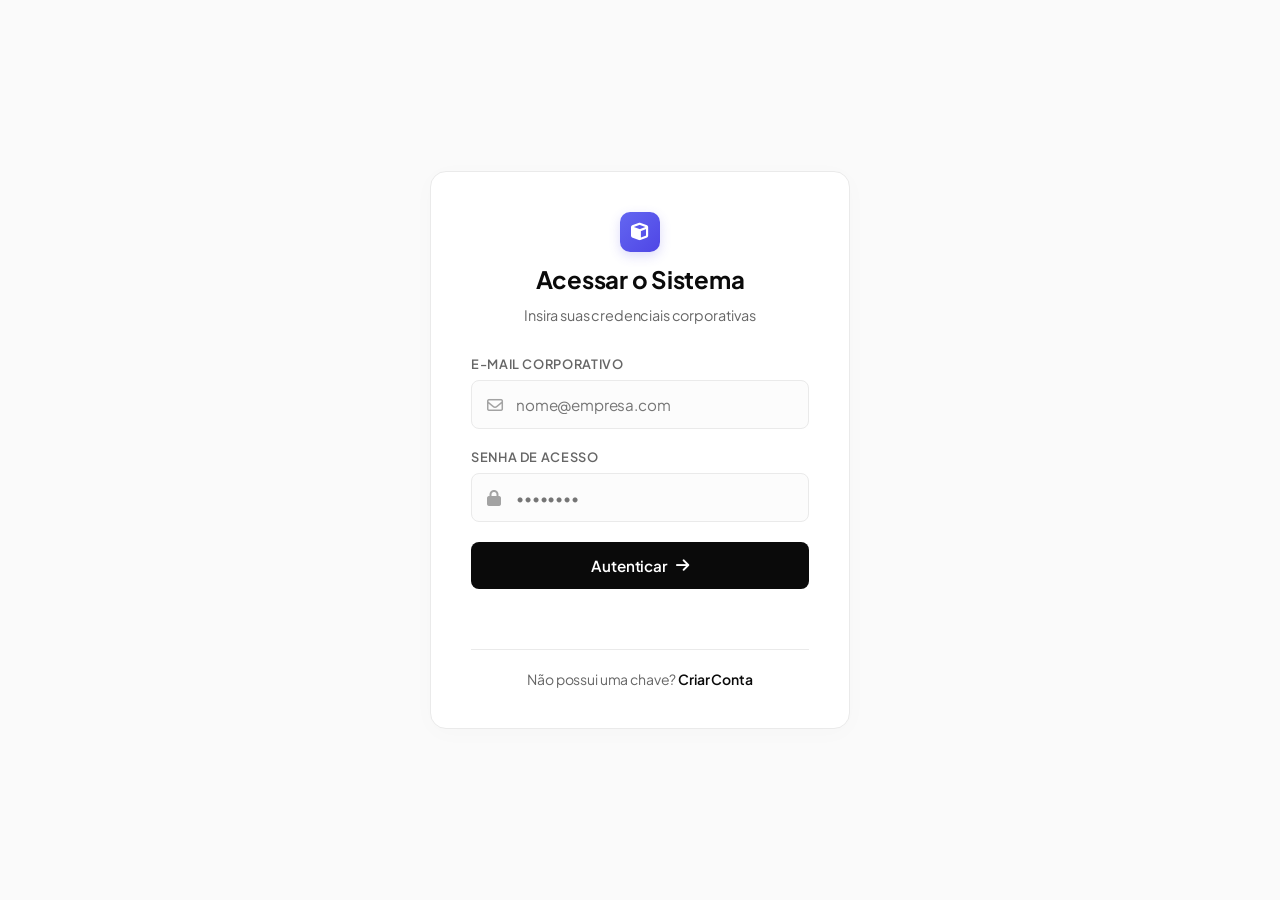
<file: index.html>
<!DOCTYPE html>
<html lang="pt-BR">
<head>
    <meta charset="UTF-8">
    <meta name="viewport" content="width=device-width, initial-scale=1.0">
    <title>Identity Console - Sign In</title>
    <link href="https://fonts.googleapis.com/css2?family=Plus+Jakarta+Sans:wght@400;500;600;700&display=swap" rel="stylesheet">
    <link rel="stylesheet" href="https://cdnjs.cloudflare.com/ajax/libs/font-awesome/6.5.1/css/all.min.css">
    
    <style>
        :root {
            --bg-app: #fafafa;
            --panel-bg: #ffffff;
            --text-title: #0a0a0a;
            --text-body: #444444;
            --text-muted: #666666;
            --border-subtle: #eaeaea;
            --primary: #0a0a0a;
            --primary-hover: #262626;
        }

        * {
            box-sizing: border-box;
            margin: 0;
            padding: 0;
            font-family: 'Plus Jakarta Sans', sans-serif;
            letter-spacing: -0.01em;
        }

        body {
            background-color: var(--bg-app);
            color: var(--text-title);
            display: flex;
            justify-content: center;
            align-items: center;
            min-height: 100vh;
            padding: 20px;
        }

        .auth-card {
            background: var(--panel-bg);
            border: 1px solid var(--border-subtle);
            border-radius: 16px;
            padding: 40px;
            width: 100%;
            max-width: 420px;
            box-shadow: 0 4px 24px rgba(0, 0, 0, 0.02);
            animation: cardEntry 0.4s cubic-bezier(0.16, 1, 0.3, 1);
        }

        .brand-header {
            display: flex;
            flex-direction: column;
            align-items: center;
            gap: 12px;
            margin-bottom: 32px;
            text-align: center;
        }

        .brand-logo {
            background: linear-gradient(135deg, #6366f1, #4f46e5);
            width: 40px;
            height: 40px;
            border-radius: 10px;
            display: grid;
            place-items: center;
            color: white;
            font-size: 1.1rem;
            box-shadow: 0 4px 12px rgba(79, 70, 229, 0.2);
        }

        .brand-header h1 {
            font-size: 1.5rem;
            font-weight: 700;
            color: var(--text-title);
        }

        .brand-header p {
            font-size: 0.9rem;
            color: var(--text-muted);
        }

        .form-group {
            margin-bottom: 20px;
        }

        .form-group label {
            display: block;
            font-size: 0.8rem;
            font-weight: 600;
            text-transform: uppercase;
            letter-spacing: 0.05em;
            color: var(--text-muted);
            margin-bottom: 8px;
        }

        .input-wrapper {
            position: relative;
            display: flex;
            align-items: center;
        }

        .input-wrapper i {
            position: absolute;
            left: 16px;
            color: #a3a3a3;
            font-size: 1rem;
        }

        .input-wrapper input {
            width: 100%;
            padding: 14px 16px 14px 44px;
            font-size: 0.95rem;
            border: 1px solid var(--border-subtle);
            border-radius: 8px;
            background-color: #fcfcfc;
            outline: none;
            transition: all 0.2s ease;
            color: var(--text-title);
        }

        .input-wrapper input:focus {
            border-color: #a3a3a3;
            background-color: #ffffff;
            box-shadow: 0 0 0 4px rgba(0, 0, 0, 0.03);
        }

        .btn-submit {
            width: 100%;
            padding: 14px;
            font-size: 0.95rem;
            font-weight: 600;
            color: #ffffff;
            background-color: var(--primary);
            border: none;
            border-radius: 8px;
            cursor: pointer;
            transition: all 0.2s ease;
            margin-top: 10px;
            display: flex;
            justify-content: center;
            align-items: center;
            gap: 8px;
        }

        .btn-submit:hover {
            background-color: var(--primary-hover);
        }

        .feedback-message {
            font-size: 0.875rem;
            font-weight: 500;
            text-align: center;
            margin-top: 16px;
            min-height: 20px;
        }

        .switch-auth-mode {
            text-align: center;
            margin-top: 24px;
            font-size: 0.875rem;
            color: var(--text-muted);
            border-top: 1px solid var(--border-subtle);
            padding-top: 20px;
        }

        .switch-auth-mode a {
            color: var(--text-title);
            text-decoration: none;
            font-weight: 600;
        }

        .switch-auth-mode a:hover {
            text-decoration: underline;
        }

        @keyframes cardEntry {
            from { opacity: 0; transform: translateY(12px); }
            to { opacity: 1; transform: translateY(0); }
        }
    </style>
</head>
<body>

    <div class="auth-card">
        <div class="brand-header">
            <div class="brand-logo"><i class="fa-solid fa-cube"></i></div>
            <h1>Acessar o Sistema</h1>
            <p>Insira suas credenciais corporativas</p>
        </div>

        <form id="formLogin">
            <div class="form-group">
                <label for="email">E-mail Corporativo</label>
                <div class="input-wrapper">
                    <i class="fa-regular fa-envelope"></i>
                    <input type="email" id="email" required placeholder="nome@empresa.com">
                </div>
            </div>

            <div class="form-group">
                <label for="senha">Senha de Acesso</label>
                <div class="input-wrapper">
                    <i class="fa-solid fa-lock"></i>
                    <input type="password" id="senha" required placeholder="••••••••">
                </div>
            </div>

            <button type="submit" class="btn-submit">
                Autenticar <i class="fa-solid fa-arrow-right"></i>
            </button>
        </form>

        <div id="mensagemFeedBack" class="feedback-message"></div>

        <div class="switch-auth-mode">
            Não possui uma chave? <a href="cadastro.html">Criar Conta</a>
        </div>
    </div>

    <script>
        document.getElementById('formLogin').addEventListener('submit', async (e) => {
            e.preventDefault();

            const email = document.getElementById('email').value;
            const senha = document.getElementById('senha').value;
            const msgEl = document.getElementById('mensagemFeedBack');

            try {
                // Procure por http://localhost:3000/api/auth/login e mude para:
                         const resposta = await fetch('/api/auth/login', {
                    method: 'POST',
                    headers: { 'Content-Type': 'application/json' },
                    body: JSON.stringify({ email, senha })
                });

                const dados = await resposta.json();

                if (resposta.ok) {
                    msgEl.style.color = 'green';
                    msgEl.innerText = dados.mensagem + " Redirecionando...";

                    localStorage.setItem('@SistemaAuth:token', dados.token);
                    localStorage.setItem('@SistemaAuth:user', JSON.stringify(dados.usuario));

                    setTimeout(() => {
                        window.location.href = 'dashboard.html';
                    }, 1500);
                    
                } else {
                    msgEl.style.color = 'red';
                    msgEl.innerText = dados.mensagem || 'Usuário ou senha incorretos.';
                }
            } catch (error) {
                msgEl.style.color = 'red';
                msgEl.innerText = 'Erro ao conectar com o servidor.';
                console.error('Erro no fetch de login:', error);
            }
        });
    </script>
</body>
</html>
</file>
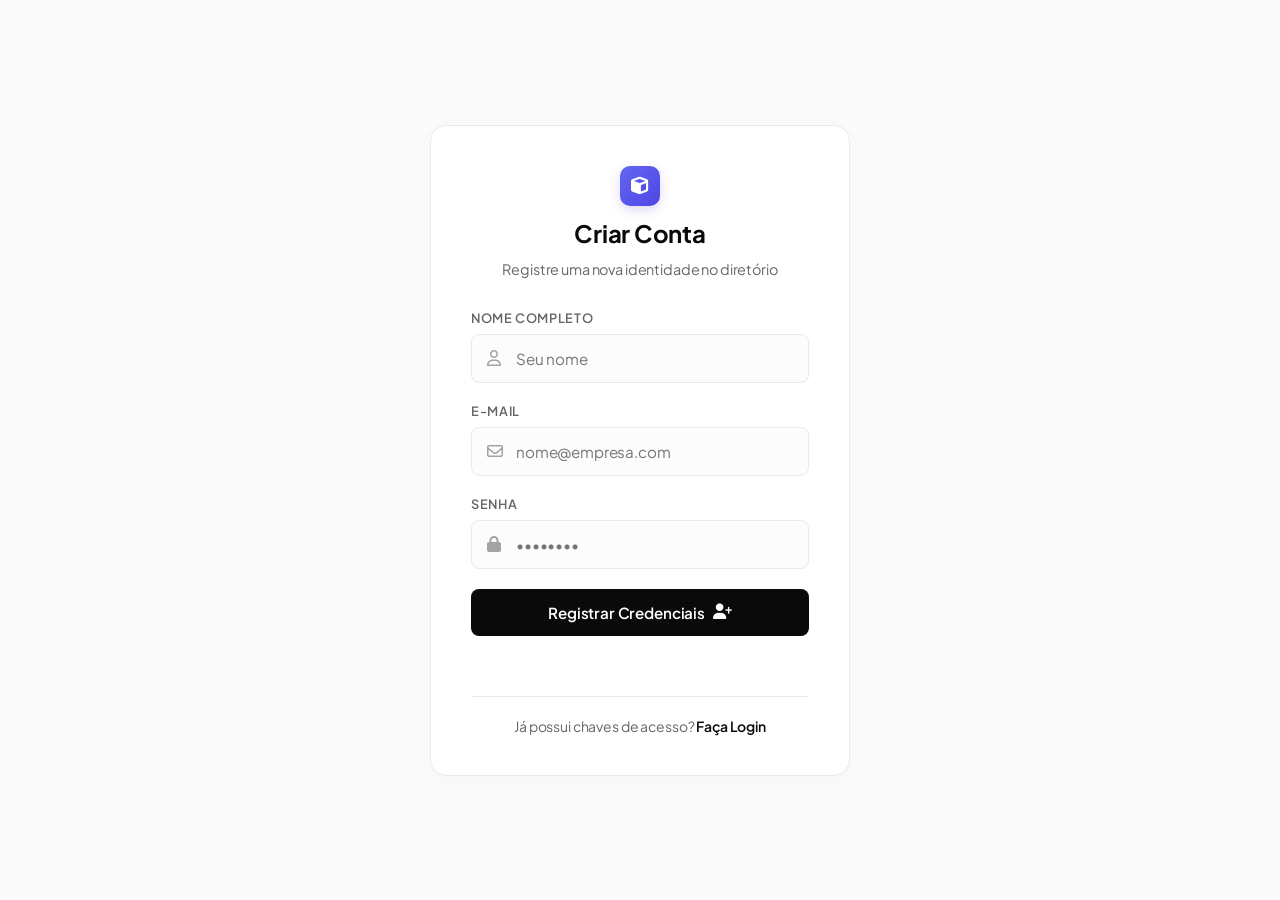
<file: cadastro.html>
<!DOCTYPE html>
<html lang="pt-BR">
<head>
    <meta charset="UTF-8">
    <meta name="viewport" content="width=device-width, initial-scale=1.0">
    <title>Identity Console - Sign Up</title>
    <link href="https://fonts.googleapis.com/css2?family=Plus+Jakarta+Sans:wght@400;500;600;700&display=swap" rel="stylesheet">
    <link rel="stylesheet" href="https://cdnjs.cloudflare.com/ajax/libs/font-awesome/6.5.1/css/all.min.css">
    
    <style>
        :root {
            --bg-app: #fafafa;
            --panel-bg: #ffffff;
            --text-title: #0a0a0a;
            --text-body: #444444;
            --text-muted: #666666;
            --border-subtle: #eaeaea;
            --primary: #0a0a0a;
            --primary-hover: #262626;
        }

        * {
            box-sizing: border-box;
            margin: 0;
            padding: 0;
            font-family: 'Plus Jakarta Sans', sans-serif;
            letter-spacing: -0.01em;
        }

        body {
            background-color: var(--bg-app);
            color: var(--text-title);
            display: flex;
            justify-content: center;
            align-items: center;
            min-height: 100vh;
            padding: 20px;
        }

        .auth-card {
            background: var(--panel-bg);
            border: 1px solid var(--border-subtle);
            border-radius: 16px;
            padding: 40px;
            width: 100%;
            max-width: 420px;
            box-shadow: 0 4px 24px rgba(0, 0, 0, 0.02);
            animation: cardEntry 0.4s cubic-bezier(0.16, 1, 0.3, 1);
        }

        .brand-header {
            display: flex;
            flex-direction: column;
            align-items: center;
            gap: 12px;
            margin-bottom: 32px;
            text-align: center;
        }

        .brand-logo {
            background: linear-gradient(135deg, #6366f1, #4f46e5);
            width: 40px;
            height: 40px;
            border-radius: 10px;
            display: grid;
            place-items: center;
            color: white;
            font-size: 1.1rem;
            box-shadow: 0 4px 12px rgba(79, 70, 229, 0.2);
        }

        .brand-header h1 {
            font-size: 1.5rem;
            font-weight: 700;
            color: var(--text-title);
        }

        .brand-header p {
            font-size: 0.9rem;
            color: var(--text-muted);
        }

        .form-group {
            margin-bottom: 20px;
        }

        .form-group label {
            display: block;
            font-size: 0.8rem;
            font-weight: 600;
            text-transform: uppercase;
            letter-spacing: 0.05em;
            color: var(--text-muted);
            margin-bottom: 8px;
        }

        .input-wrapper {
            position: relative;
            display: flex;
            align-items: center;
        }

        .input-wrapper i {
            position: absolute;
            left: 16px;
            color: #a3a3a3;
            font-size: 1rem;
        }

        .input-wrapper input {
            width: 100%;
            padding: 14px 16px 14px 44px;
            font-size: 0.95rem;
            border: 1px solid var(--border-subtle);
            border-radius: 8px;
            background-color: #fcfcfc;
            outline: none;
            transition: all 0.2s ease;
            color: var(--text-title);
        }

        .input-wrapper input:focus {
            border-color: #a3a3a3;
            background-color: #ffffff;
            box-shadow: 0 0 0 4px rgba(0, 0, 0, 0.03);
        }

        .btn-submit {
            width: 100%;
            padding: 14px;
            font-size: 0.95rem;
            font-weight: 600;
            color: #ffffff;
            background-color: var(--primary);
            border: none;
            border-radius: 8px;
            cursor: pointer;
            transition: all 0.2s ease;
            margin-top: 10px;
            display: flex;
            justify-content: center;
            align-items: center;
            gap: 8px;
        }

        .btn-submit:hover {
            background-color: var(--primary-hover);
        }

        .feedback-message {
            font-size: 0.875rem;
            font-weight: 500;
            text-align: center;
            margin-top: 16px;
            min-height: 20px;
        }

        .switch-auth-mode {
            text-align: center;
            margin-top: 24px;
            font-size: 0.875rem;
            color: var(--text-muted);
            border-top: 1px solid var(--border-subtle);
            padding-top: 20px;
        }

        .switch-auth-mode a {
            color: var(--text-title);
            text-decoration: none;
            font-weight: 600;
        }

        .switch-auth-mode a:hover {
            text-decoration: underline;
        }

        @keyframes cardEntry {
            from { opacity: 0; transform: translateY(12px); }
            to { opacity: 1; transform: translateY(0); }
        }
    </style>
</head>
<body>

    <div class="auth-card">
        <div class="brand-header">
            <div class="brand-logo"><i class="fa-solid fa-cube"></i></div>
            <h1>Criar Conta</h1>
            <p>Registre uma nova identidade no diretório</p>
        </div>

        <form id="formCadastro">
            <div class="form-group">
                <label for="nome">Nome Completo</label>
                <div class="input-wrapper">
                    <i class="fa-regular fa-user"></i>
                    <input type="text" id="nome" required placeholder="Seu nome">
                </div>
            </div>

            <div class="form-group">
                <label for="email">E-mail</label>
                <div class="input-wrapper">
                    <i class="fa-regular fa-envelope"></i>
                    <input type="email" id="email" required placeholder="nome@empresa.com">
                </div>
            </div>

            <div class="form-group">
                <label for="senha">Senha</label>
                <div class="input-wrapper">
                    <i class="fa-solid fa-lock"></i>
                    <input type="password" id="senha" required placeholder="••••••••">
                </div>
            </div>

            <button type="submit" class="btn-submit">
                Registrar Credenciais <i class="fa-solid fa-user-plus"></i>
            </button>
        </form>

        <div id="mensagemFeedBack" class="feedback-message"></div>

        <div class="switch-auth-mode">
            Já possui chaves de acesso? <a href="index.html">Faça Login</a>
        </div>
    </div>

    <script>
        document.getElementById('formCadastro').addEventListener('submit', async (e) => {
            e.preventDefault();

            const nome = document.getElementById('nome').value;
            const email = document.getElementById('email').value;
            const senha = document.getElementById('senha').value;
            const msgEl = document.getElementById('mensagemFeedBack');

            try {
                // Procure por http://localhost:3000/api/auth/cadastro e mude para:
                  const resposta = await fetch('/api/auth/cadastro', {
                    method: 'POST',
                    headers: { 'Content-Type': 'application/json' },
                    body: JSON.stringify({ nome, email, senha })
                });

                const dados = await resposta.json();

                if (resposta.ok) {
                    msgEl.style.color = 'green';
                    msgEl.innerText = dados.mensagem + " Entrando no sistema...";
                    
                    localStorage.setItem('@SistemaAuth:token', dados.token);
                    localStorage.setItem('@SistemaAuth:user', JSON.stringify(dados.usuario));
                    
                    document.getElementById('formCadastro').reset(); 
                    
                    setTimeout(() => {
                        window.location.href = 'dashboard.html';
                    }, 1500);
                    
                } else {
                    msgEl.style.color = 'red';
                    msgEl.innerText = dados.mensagem || 'Erro ao realizar cadastro.';
                }
            } catch (error) {
                msgEl.style.color = 'red';
                msgEl.innerText = 'Erro ao conectar com o servidor.';
                console.error('Erro no fetch de cadastro:', error);
            }
        });
    </script>
</body>
</html>
</file>
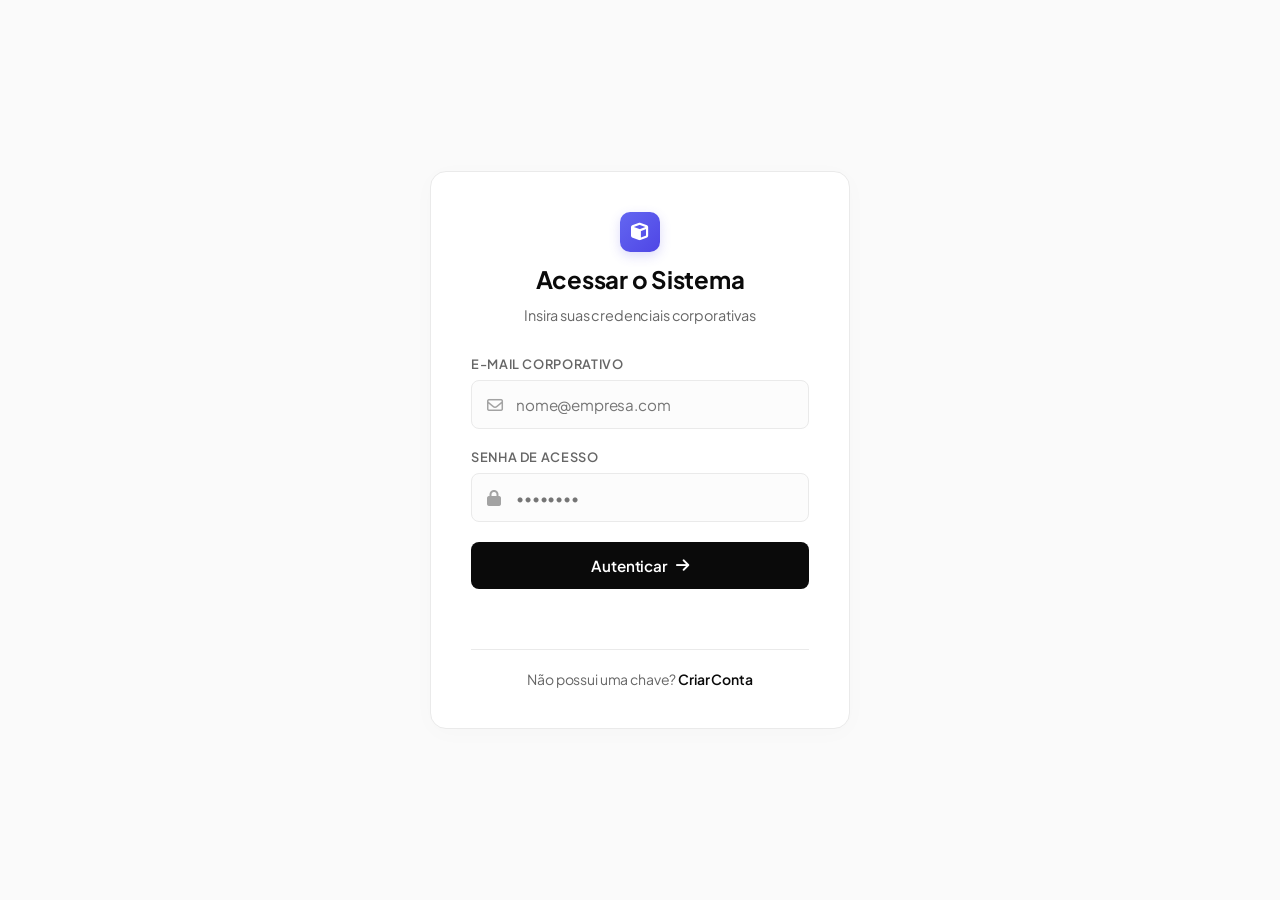
<file: dashboard.html>
<!DOCTYPE html>
<html lang="pt-BR">
<head>
    <meta charset="UTF-8">
    <meta name="viewport" content="width=device-width, initial-scale=1.0">
    <title>Enterprise Cloud Console</title>
    <link href="https://fonts.googleapis.com/css2?family=Plus+Jakarta+Sans:wght@400;500;600;700&display=swap" rel="stylesheet">
    <link rel="stylesheet" href="https://cdnjs.cloudflare.com/ajax/libs/font-awesome/6.5.1/css/all.min.css">
    
    <style>
        /* ==========================================================================
           ENTERPRISE DESIGN SYSTEM VARIABLES (McKinsey / Stripe Palette)
           ========================================================================== */
        :root {
            --bg-app: #fafafa;
            --sidebar-bg: #111111;
            --sidebar-text: #888888;
            --sidebar-text-active: #ffffff;
            
            --panel-bg: #ffffff;
            --text-title: #0a0a0a;
            --text-body: #444444;
            --text-muted: #666666;
            
            --border-subtle: #eaeaea;
            --badge-success-bg: #e6f4ea;
            --badge-success-text: #137333;
            
            --btn-danger-bg: #0a0a0a;
            --btn-danger-hover: #ef4444;
        }

        * {
            box-sizing: border-box;
            margin: 0;
            padding: 0;
            font-family: 'Plus Jakarta Sans', sans-serif;
            letter-spacing: -0.01em;
        }

        body {
            background-color: var(--bg-app);
            color: var(--text-title);
            display: flex;
            min-height: 100vh;
            overflow-x: hidden;
        }

        /* ==========================================================================
           SIDEBAR COMPONENT (PREMIUM DARK MODE)
           ========================================================================== */
        .sidebar {
            width: 280px;
            background-color: var(--sidebar-bg);
            display: flex;
            flex-direction: column;
            padding: 32px 24px;
            position: fixed;
            height: 100vh;
            z-index: 100;
        }

        .brand-container {
            display: flex;
            align-items: center;
            gap: 12px;
            margin-bottom: 48px;
            padding-left: 8px;
        }

        .brand-logo {
            background: linear-gradient(135deg, #6366f1, #4f46e5);
            width: 32px;
            height: 32px;
            border-radius: 8px;
            display: grid;
            place-items: center;
            color: white;
            font-size: 0.9rem;
            box-shadow: 0 4px 12px rgba(79, 70, 229, 0.3);
        }

        .brand-name {
            font-size: 1.1rem;
            font-weight: 700;
            color: #ffffff;
        }

        .navigation-menu {
            list-style: none;
            display: flex;
            flex-direction: column;
            gap: 6px;
            flex-grow: 1;
        }

        .menu-item-link {
            display: flex;
            align-items: center;
            gap: 12px;
            padding: 12px 16px;
            text-decoration: none;
            color: var(--sidebar-text);
            font-size: 0.9rem;
            font-weight: 500;
            border-radius: 8px;
            transition: all 0.2s cubic-bezier(0.4, 0, 0.2, 1);
        }

        .menu-item-link:hover, .menu-item-link.active {
            color: var(--sidebar-text-active);
            background-color: rgba(255, 255, 255, 0.05);
        }

        .menu-item-link i {
            font-size: 1rem;
            width: 20px;
        }

        /* Action Logout Button inside Sidebar */
        .action-logout {
            background: transparent;
            border: 1px solid rgba(255, 255, 255, 0.15);
            color: #ffffff;
            padding: 14px;
            border-radius: 8px;
            font-size: 0.9rem;
            font-weight: 600;
            cursor: pointer;
            display: flex;
            align-items: center;
            justify-content: center;
            gap: 10px;
            transition: all 0.2s ease;
            margin-top: auto;
        }

        .action-logout:hover {
            background-color: var(--btn-danger-hover);
            border-color: var(--btn-danger-hover);
        }

        /* ==========================================================================
           MAIN CONTENT AREA
           ========================================================================== */
        .workspace-wrapper {
            margin-left: 280px;
            flex-grow: 1;
            padding: 48px 64px;
            max-width: 1400px;
            animation: appEntry 0.5s cubic-bezier(0.16, 1, 0.3, 1);
        }

        /* Workspace Header */
        .workspace-header {
            display: flex;
            justify-content: space-between;
            align-items: flex-end;
            margin-bottom: 40px;
            border-bottom: 1px solid var(--border-subtle);
            padding-bottom: 24px;
        }

        .workspace-title-area h1 {
            font-size: 2rem;
            font-weight: 700;
            color: var(--text-title);
        }

        .workspace-title-area p {
            font-size: 0.95rem;
            color: var(--text-muted);
            margin-top: 4px;
        }

        .session-context {
            font-size: 0.9rem;
            color: var(--text-muted);
            background: #ffffff;
            padding: 8px 16px;
            border-radius: 99px;
            border: 1px solid var(--border-subtle);
            display: flex;
            align-items: center;
            gap: 8px;
        }

        .status-indicator-dot {
            width: 8px;
            height: 8px;
            background-color: #34a853;
            border-radius: 50%;
            display: inline-block;
        }

        /* KPI / Identity Block Cards Grid */
        .meta-metrics-grid {
            display: grid;
            grid-template-columns: repeat(2, 1fr);
            gap: 24px;
            margin-bottom: 32px;
        }

        .metric-card-block {
            background: var(--panel-bg);
            border: 1px solid var(--border-subtle);
            border-radius: 12px;
            padding: 24px;
            display: flex;
            flex-direction: column;
            gap: 8px;
        }

        .metric-card-block .label-tag {
            font-size: 0.75rem;
            text-transform: uppercase;
            font-weight: 700;
            color: var(--text-muted);
            letter-spacing: 0.05em;
        }

        .metric-card-block .value-display {
            font-size: 1.5rem;
            font-weight: 600;
            color: var(--text-title);
        }

        /* ==========================================================================
           ENTERPRISE AUDIT TABLE (DATA SHEET)
           ========================================================================== */
        .data-sheet-panel {
            background: var(--panel-bg);
            border: 1px solid var(--border-subtle);
            border-radius: 12px;
            overflow: hidden;
            box-shadow: 0 1px 3px rgba(0,0,0,0.02);
        }

        .panel-headline {
            padding: 24px;
            border-bottom: 1px solid var(--border-subtle);
        }

        .panel-headline h3 {
            font-size: 1.1rem;
            font-weight: 600;
        }

        .enterprise-data-table {
            width: 100%;
            border-collapse: collapse;
            text-align: left;
        }

        .enterprise-data-table th {
            background-color: #fcfcfc;
            padding: 16px 24px;
            font-size: 0.8rem;
            text-transform: uppercase;
            font-weight: 700;
            color: var(--text-muted);
            border-bottom: 1px solid var(--border-subtle);
            letter-spacing: 0.04em;
        }

        .enterprise-data-table td {
            padding: 20px 24px;
            font-size: 0.95rem;
            color: var(--text-body);
            border-bottom: 1px solid var(--border-subtle);
        }

        .enterprise-data-table tr:last-child td {
            border-bottom: none;
        }

        /* Component Badges */
        .badge-pill-status {
            display: inline-flex;
            align-items: center;
            padding: 4px 12px;
            border-radius: 99px;
            font-size: 0.8rem;
            font-weight: 600;
            background-color: var(--badge-success-bg);
            color: var(--badge-success-text);
        }

        .user-lock-id {
            font-family: monospace;
            background-color: #f1f1f1;
            padding: 4px 8px;
            border-radius: 4px;
            font-size: 0.85rem;
            color: #333;
        }

        /* Keyframes */
        @keyframes appEntry {
            from { opacity: 0; transform: translateY(16px); filter: blur(4px); }
            to { opacity: 1; transform: translateY(0); filter: blur(0); }
        }
    </style>
</head>
<body>

    <aside class="sidebar">
        <div class="brand-container">
            <div class="brand-logo"><i class="fa-solid fa-cube"></i></div>
            <span class="brand-name">Apex Core</span>
        </div>
        
    <nav class="navigation-menu">
            <li><a href="dashboard.html" class="menu-item-link active"><i class="fa-solid fa-layer-group"></i> Overview</a></li>
            <li><a href="security.html" class="menu-item-link"><i class="fa-solid fa-shield-halved"></i> Security Controls</a></li>
            <li><a href="logs.html" class="menu-item-link"><i class="fa-solid fa-terminal"></i> API Logs</a></li>
            <li><a href="preferences.html" class="menu-item-link"><i class="fa-solid fa-sliders"></i> Preferences</a></li>
        </nav>

        <button id="btnLogout" class="action-logout">
            <i class="fa-solid fa-arrow-right-from-bracket"></i> Terminate Session
        </button>
    </aside>

    <main class="workspace-wrapper">
        <header class="workspace-header">
            <div class="workspace-title-area">
                <h1>Identity Console</h1>
                <p>Global cloud environment monitoring system.</p>
            </div>
            <div class="session-context">
                <span class="status-indicator-dot"></span> Secure Connection Active
            </div>
        </header>

        <div class="meta-metrics-grid">
            <div class="metric-card-block">
                <span class="label-tag">Account Authorization</span>
                <div class="value-display" id="userMiniGreeting">Authorized User</div>
            </div>
            <div class="metric-card-block">
                <span class="label-tag">Node Cryptography</span>
                <div class="value-display" style="color: #2563eb;">JWT-HS256</div>
            </div>
        </div>

        <div class="data-sheet-panel">
            <div class="panel-headline">
                <h3>Identity Record Details</h3>
            </div>
            <table class="enterprise-data-table">
                <thead>
                    <tr>
                        <th>System Attribute</th>
                        <th>Live Record Database Values</th>
                    </tr>
                </thead>
                <tbody>
                    <tr>
                        <td><strong>Unique Access ID</strong></td>
                        <td><span id="userUUID" class="user-lock-id">Fetching metadata...</span></td>
                    </tr>
                    <tr>
                        <td><strong>Profile Holder</strong></td>
                        <td id="userName" style="font-weight: 600;">Loading identity...</td>
                    </tr>
                    <tr>
                        <td><strong>Routing Communication (E-mail)</strong></td>
                        <td id="userEmail" style="color: var(--text-muted);">Loading communications channel...</td>
                    </tr>
                    <tr>
                        <td><strong>Operational Privilege Status</strong></td>
                        <td><span class="badge-pill-status">Active Production Directory</span></td>
                    </tr>
                </tbody>
            </table>
        </div>
    </main>

    <script>
        const token = localStorage.getItem('@SistemaAuth:token');
        const user = JSON.parse(localStorage.getItem('@SistemaAuth:user'));

        if (!token || !user) {
            window.location.href = 'index.html';
        } else {
            // Injeção de dados dinâmica idêntica à estrutura anterior
            document.getElementById('userName').innerText = user.nome;
            document.getElementById('userEmail').innerText = user.email;
            
            // Popula os novos elementos complementares do layout corporativo
            if(document.getElementById('userMiniGreeting')) {
                document.getElementById('userMiniGreeting').innerText = user.nome.split(' ')[0];
            }
            if(document.getElementById('userUUID')) {
                // Simula um hash ou puxa o ID real do banco se existir na propriedade id/_id
                document.getElementById('userUUID').innerText = user.id || user._id || 'USR-NODE-' + Math.floor(1000 + Math.random() * 9000);
            }
        }

        // Lógica de finalização de sessão intacta
        document.getElementById('btnLogout').addEventListener('click', () => {
            localStorage.removeItem('@SistemaAuth:token');
            localStorage.removeItem('@SistemaAuth:user');
            window.location.href = 'index.html';
        });
    </script>
</body>
</html>
</file>
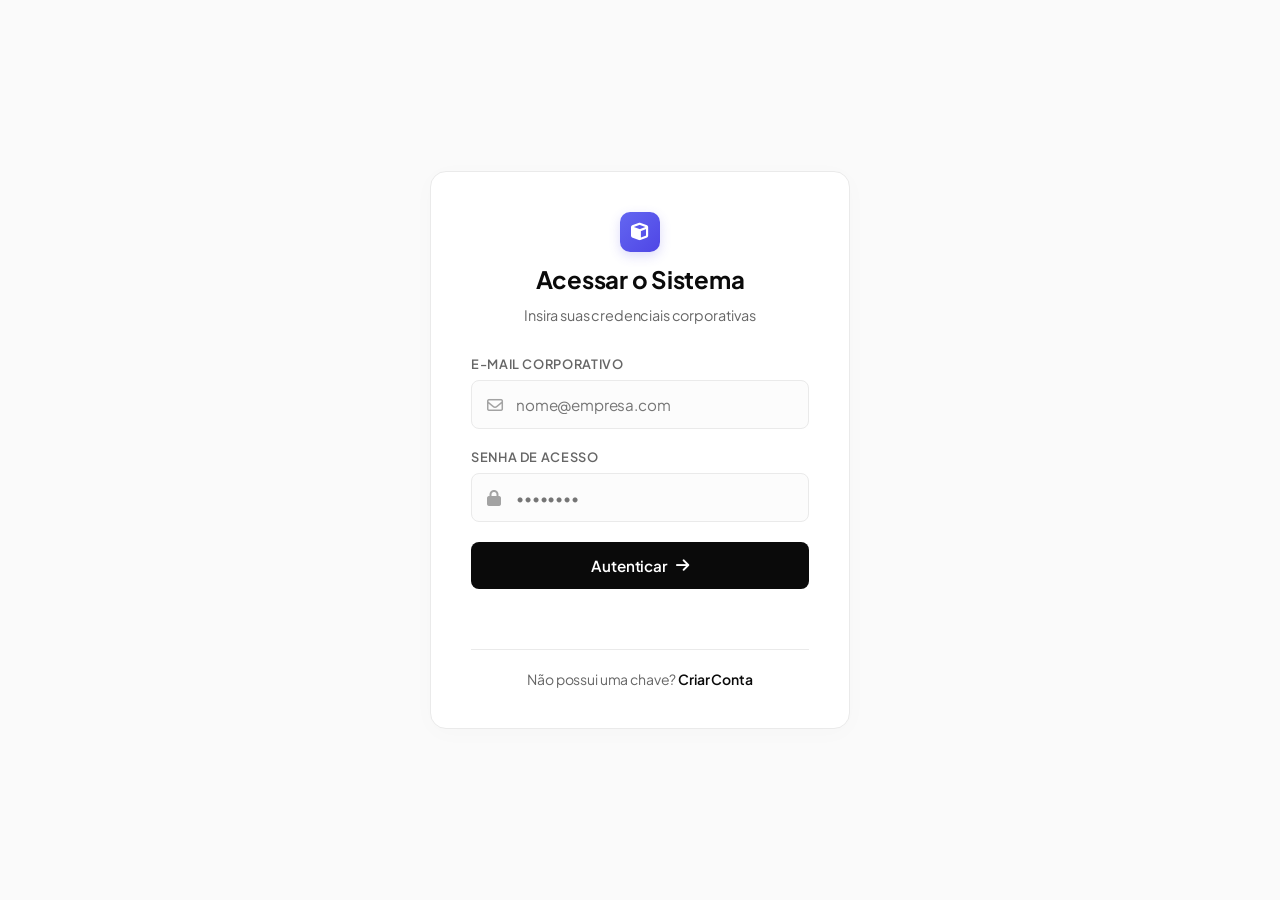
<file: logs.html>
<!DOCTYPE html>
<html lang="pt-BR">
<head>
    <meta charset="UTF-8">
    <meta name="viewport" content="width=device-width, initial-scale=1.0">
    <title>Enterprise Cloud Console - API Logs</title>
    <link href="https://fonts.googleapis.com/css2?family=Plus+Jakarta+Sans:wght@400;500;600;700&display=swap" rel="stylesheet">
    <link rel="stylesheet" href="https://cdnjs.cloudflare.com/ajax/libs/font-awesome/6.5.1/css/all.min.css">
    
    <style>
        :root {
            --bg-app: #fafafa;
            --sidebar-bg: #111111;
            --sidebar-text: #888888;
            --sidebar-text-active: #ffffff;
            --panel-bg: #ffffff;
            --text-title: #0a0a0a;
            --text-body: #444444;
            --text-muted: #666666;
            --border-subtle: #eaeaea;
            --btn-danger-hover: #ef4444;
        }

        * { box-sizing: border-box; margin: 0; padding: 0; font-family: 'Plus Jakarta Sans', sans-serif; letter-spacing: -0.01em; }
        body { background-color: var(--bg-app); color: var(--text-title); display: flex; min-height: 100vh; }

        /* SIDEBAR COMPONENTS */
        .sidebar { width: 280px; background-color: var(--sidebar-bg); display: flex; flex-direction: column; padding: 32px 24px; position: fixed; height: 100vh; }
        .brand-container { display: flex; align-items: center; gap: 12px; margin-bottom: 48px; padding-left: 8px; }
        .brand-logo { background: linear-gradient(135deg, #6366f1, #4f46e5); width: 32px; height: 32px; border-radius: 8px; display: grid; place-items: center; color: white; font-size: 0.9rem; box-shadow: 0 4px 12px rgba(79, 70, 229, 0.3); }
        .brand-name { font-size: 1.1rem; font-weight: 700; color: #ffffff; }
        .navigation-menu { list-style: none; display: flex; flex-direction: column; gap: 6px; flex-grow: 1; }
        .menu-item-link { display: flex; align-items: center; gap: 12px; padding: 12px 16px; text-decoration: none; color: var(--sidebar-text); font-size: 0.9rem; font-weight: 500; border-radius: 8px; transition: all 0.2s ease; }
        .menu-item-link:hover, .menu-item-link.active { color: var(--sidebar-text-active); background-color: rgba(255, 255, 255, 0.05); }
        .action-logout { background: transparent; border: 1px solid rgba(255, 255, 255, 0.15); color: #ffffff; padding: 14px; border-radius: 8px; font-size: 0.9rem; font-weight: 600; cursor: pointer; display: flex; align-items: center; justify-content: center; gap: 10px; transition: all 0.2s ease; margin-top: auto; }
        .action-logout:hover { background-color: var(--btn-danger-hover); border-color: var(--btn-danger-hover); }

        /* WORKSPACE */
        .workspace-wrapper { margin-left: 280px; flex-grow: 1; padding: 48px 64px; max-width: 1400px; animation: appEntry 0.5s cubic-bezier(0.16, 1, 0.3, 1); }
        .workspace-header { display: flex; justify-content: space-between; align-items: flex-end; margin-bottom: 40px; border-bottom: 1px solid var(--border-subtle); padding-bottom: 24px; }
        .workspace-title-area h1 { font-size: 2rem; font-weight: 700; }
        .workspace-title-area p { font-size: 0.95rem; color: var(--text-muted); margin-top: 4px; }

        .table-panel { background: var(--panel-bg); border: 1px solid var(--border-subtle); border-radius: 12px; overflow: hidden; }
        .log-table { width: 100%; border-collapse: collapse; text-align: left; }
        .log-table th { background: #fcfcfc; padding: 16px 24px; font-size: 0.8rem; font-weight: 700; color: var(--text-muted); border-bottom: 1px solid var(--border-subtle); text-transform: uppercase; }
        .log-table td { padding: 18px 24px; font-size: 0.9rem; border-bottom: 1px solid var(--border-subtle); color: var(--text-body); }
        
        .method-badge { font-family: monospace; font-weight: 700; padding: 4px 8px; border-radius: 4px; font-size: 0.8rem; }
        .method-post { background: #e0f2fe; color: #0369a1; }
        .method-get { background: #dcfce7; color: #15803d; }
        .status-ok { color: #16a34a; font-weight: 600; }

        @keyframes appEntry { from { opacity: 0; transform: translateY(12px); } to { opacity: 1; transform: translateY(0); } }
    </style>
</head>
<body>

    <aside class="sidebar">
        <div class="brand-container">
            <div class="brand-logo"><i class="fa-solid fa-cube"></i></div>
            <span class="brand-name">Apex Core</span>
        </div>
        <nav class="navigation-menu">
            <li><a href="dashboard.html" class="menu-item-link"><i class="fa-solid fa-layer-group"></i> Overview</a></li>
            <li><a href="security.html" class="menu-item-link"><i class="fa-solid fa-shield-halved"></i> Security Controls</a></li>
            <li><a href="logs.html" class="menu-item-link active"><i class="fa-solid fa-terminal"></i> API Logs</a></li>
            <li><a href="preferences.html" class="menu-item-link"><i class="fa-solid fa-sliders"></i> Preferences</a></li>
        </nav>
        <button id="btnLogout" class="action-logout"><i class="fa-solid fa-arrow-right-from-bracket"></i> Terminate Session</button>
    </aside>

    <main class="workspace-wrapper">
        <header class="workspace-header">
            <div class="workspace-title-area">
                <h1>API Engine Logs</h1>
                <p>Histórico em tempo real de requisições enviadas ao servidor na porta 3000.</p>
            </div>
        </header>

        <div class="table-panel">
            <table class="log-table">
                <thead>
                    <tr>
                        <th>Método</th>
                        <th>Rota da API</th>
                        <th>Status</th>
                        <th>Origem</th>
                    </tr>
                </thead>
                <tbody>
                    <tr>
                        <td><span class="method-badge method-post">POST</span></td>
                        <td style="font-family: monospace;">/api/auth/login</td>
                        <td><span class="status-ok">200 OK</span></td>
                        <td>localhost:3000</td>
                    </tr>
                    <tr>
                        <td><span class="method-badge method-post">POST</span></td>
                        <td style="font-family: monospace;">/api/auth/cadastro</td>
                        <td><span class="status-ok">211 Created</span></td>
                        <td>localhost:3000</td>
                    </tr>
                    <tr>
                        <td><span class="method-badge method-get">GET</span></td>
                        <td style="font-family: monospace;">/api/auth/session</td>
                        <td><span class="status-ok">200 OK</span></td>
                        <td>localhost:3000</td>
                    </tr>
                </tbody>
            </table>
        </div>
    </main>

    <script>
        if (!localStorage.getItem('@SistemaAuth:token')) { window.location.href = 'index.html'; }
        document.getElementById('btnLogout').addEventListener('click', () => {
            localStorage.clear();
            window.location.href = 'index.html';
        });
    </script>
</body>
</html>
</file>
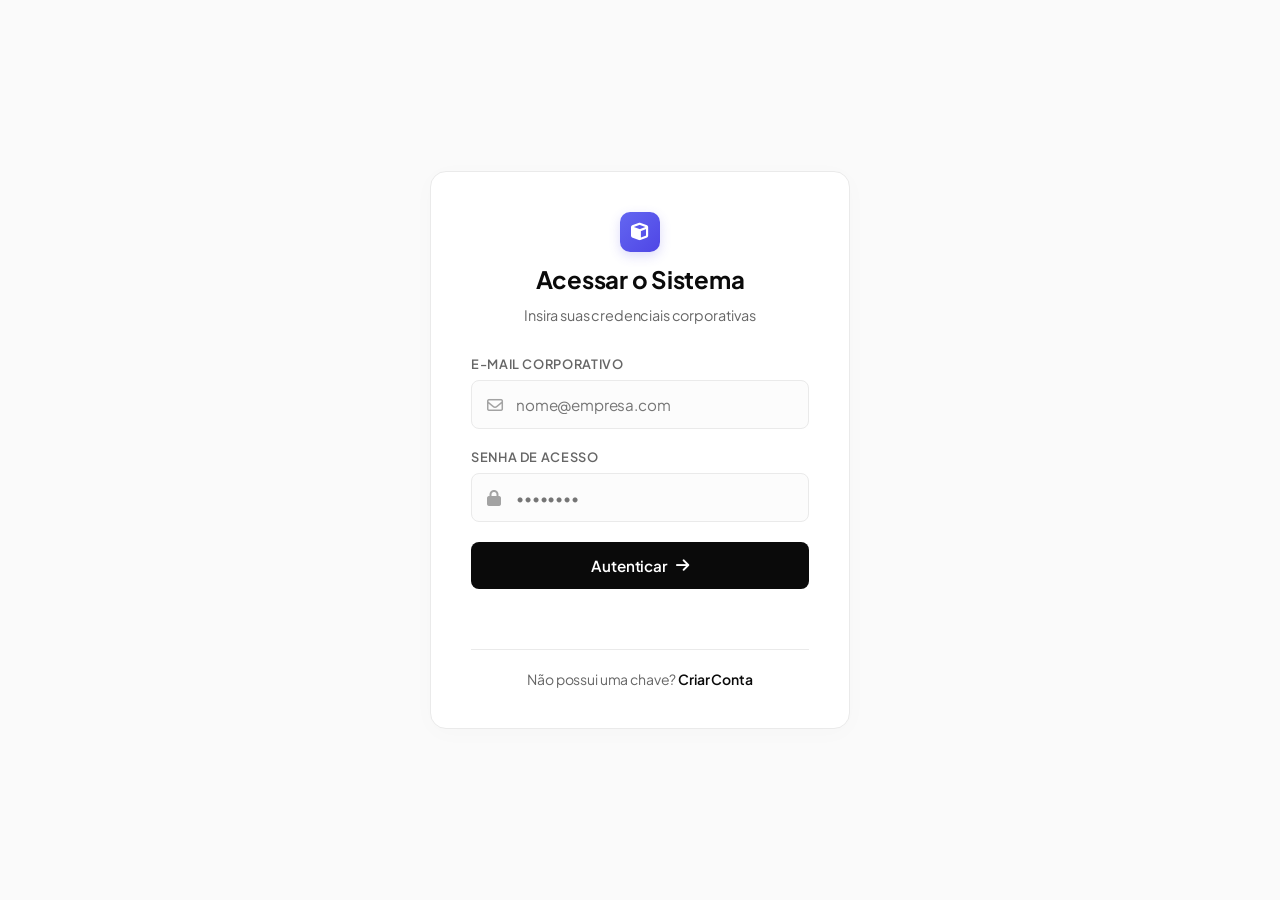
<file: preferences.html>
<!DOCTYPE html>
<html lang="pt-BR">
<head>
    <meta charset="UTF-8">
    <meta name="viewport" content="width=device-width, initial-scale=1.0">
    <title>Enterprise Cloud Console - Preferences</title>
    <link href="https://fonts.googleapis.com/css2?family=Plus+Jakarta+Sans:wght@400;500;600;700&display=swap" rel="stylesheet">
    <link rel="stylesheet" href="https://cdnjs.cloudflare.com/ajax/libs/font-awesome/6.5.1/css/all.min.css">
    
    <style>
        :root {
            --bg-app: #fafafa;
            --sidebar-bg: #111111;
            --sidebar-text: #888888;
            --sidebar-text-active: #ffffff;
            --panel-bg: #ffffff;
            --text-title: #0a0a0a;
            --text-body: #444444;
            --text-muted: #666666;
            --border-subtle: #eaeaea;
            --btn-danger-hover: #ef4444;
        }

        * { box-sizing: border-box; margin: 0; padding: 0; font-family: 'Plus Jakarta Sans', sans-serif; letter-spacing: -0.01em; }
        body { background-color: var(--bg-app); color: var(--text-title); display: flex; min-height: 100vh; }

        /* SIDEBAR COMPONENTS */
        .sidebar { width: 280px; background-color: var(--sidebar-bg); display: flex; flex-direction: column; padding: 32px 24px; position: fixed; height: 100vh; }
        .brand-container { display: flex; align-items: center; gap: 12px; margin-bottom: 48px; padding-left: 8px; }
        .brand-logo { background: linear-gradient(135deg, #6366f1, #4f46e5); width: 32px; height: 32px; border-radius: 8px; display: grid; place-items: center; color: white; font-size: 0.9rem; box-shadow: 0 4px 12px rgba(79, 70, 229, 0.3); }
        .brand-name { font-size: 1.1rem; font-weight: 700; color: #ffffff; }
        .navigation-menu { list-style: none; display: flex; flex-direction: column; gap: 6px; flex-grow: 1; }
        .menu-item-link { display: flex; align-items: center; gap: 12px; padding: 12px 16px; text-decoration: none; color: var(--sidebar-text); font-size: 0.9rem; font-weight: 500; border-radius: 8px; transition: all 0.2s ease; }
        .menu-item-link:hover, .menu-item-link.active { color: var(--sidebar-text-active); background-color: rgba(255, 255, 255, 0.05); }
        .action-logout { background: transparent; border: 1px solid rgba(255, 255, 255, 0.15); color: #ffffff; padding: 14px; border-radius: 8px; font-size: 0.9rem; font-weight: 600; cursor: pointer; display: flex; align-items: center; justify-content: center; gap: 10px; transition: all 0.2s ease; margin-top: auto; }
        .action-logout:hover { background-color: var(--btn-danger-hover); border-color: var(--btn-danger-hover); }

        /* WORKSPACE */
        .workspace-wrapper { margin-left: 280px; flex-grow: 1; padding: 48px 64px; max-width: 1400px; animation: appEntry 0.5s cubic-bezier(0.16, 1, 0.3, 1); }
        .workspace-header { display: flex; justify-content: space-between; align-items: flex-end; margin-bottom: 40px; border-bottom: 1px solid var(--border-subtle); padding-bottom: 24px; }
        .workspace-title-area h1 { font-size: 2rem; font-weight: 700; }
        .workspace-title-area p { font-size: 0.95rem; color: var(--text-muted); margin-top: 4px; }

        .settings-card { background: var(--panel-bg); border: 1px solid var(--border-subtle); border-radius: 12px; padding: 32px; max-width: 600px; }
        .setting-row { display: flex; justify-content: space-between; align-items: center; padding: 20px 0; border-bottom: 1px solid var(--border-subtle); }
        .setting-row:last-child { border-bottom: none; }
        
        .setting-info h4 { font-size: 1rem; font-weight: 600; }
        .setting-info p { font-size: 0.85rem; color: var(--text-muted); margin-top: 2px; }

        /* Toggle Switch Custom */
        .switch { position: relative; display: inline-block; width: 44px; height: 24px; }
        .switch input { opacity: 0; width: 0; height: 0; }
        .slider { position: absolute; cursor: pointer; top: 0; left: 0; right: 0; bottom: 0; background-color: #ccc; transition: .3s; border-radius: 24px; }
        .slider:before { position: absolute; content: ""; height: 18px; width: 18px; left: 3px; bottom: 3px; background-color: white; transition: .3s; border-radius: 50%; }
        input:checked + .slider { background-color: #0a0a0a; }
        input:checked + .slider:before { transform: translateX(20px); }

        @keyframes appEntry { from { opacity: 0; transform: translateY(12px); } to { opacity: 1; transform: translateY(0); } }
    </style>
</head>
<body>

    <aside class="sidebar">
        <div class="brand-container">
            <div class="brand-logo"><i class="fa-solid fa-cube"></i></div>
            <span class="brand-name">Apex Core</span>
        </div>
      <nav class="navigation-menu">
            <li><a href="dashboard.html" class="menu-item-link"><i class="fa-solid fa-layer-group"></i> Overview</a></li>
            <li><a href="security.html" class="menu-item-link"><i class="fa-solid fa-shield-halved"></i> Security Controls</a></li>
            <li><a href="logs.html" class="menu-item-link"><i class="fa-solid fa-terminal"></i> API Logs</a></li>
            <li><a href="preferences.html" class="menu-item-link active"><i class="fa-solid fa-sliders"></i> Preferences</a></li>
        </nav>
        <button id="btnLogout" class="action-logout"><i class="fa-solid fa-arrow-right-from-bracket"></i> Terminate Session</button>
    </aside>

    <main class="workspace-wrapper">
        <header class="workspace-header">
            <div class="workspace-title-area">
                <h1>Console Preferences</h1>
                <p>Personalize os parâmetros operacionais da sua área logada.</p>
            </div>
        </header>

        <div class="settings-card">
            <div class="setting-row">
                <div class="setting-info">
                    <h4>Enterprise Dark Mode</h4>
                    <p>Inverter interface para tons de baixa luminosidade.</p>
                </div>
                <label class="switch">
                    <input type="checkbox">
                    <span class="slider"></span>
                </label>
            </div>

            <div class="setting-row">
                <div class="setting-info">
                    <h4>Notificações de Auditoria</h4>
                    <p>Receber alertas do console quando novos cadastros ocorrerem.</p>
                </div>
                <label class="switch">
                    <input type="checkbox" checked>
                    <span class="slider"></span>
                </label>
            </div>
        </div>
    </main>

    <script>
        if (!localStorage.getItem('@SistemaAuth:token')) { window.location.href = 'index.html'; }
        document.getElementById('btnLogout').addEventListener('click', () => {
            localStorage.clear();
            window.location.href = 'index.html';
        });
    </script>
</body>
</html>
</file>
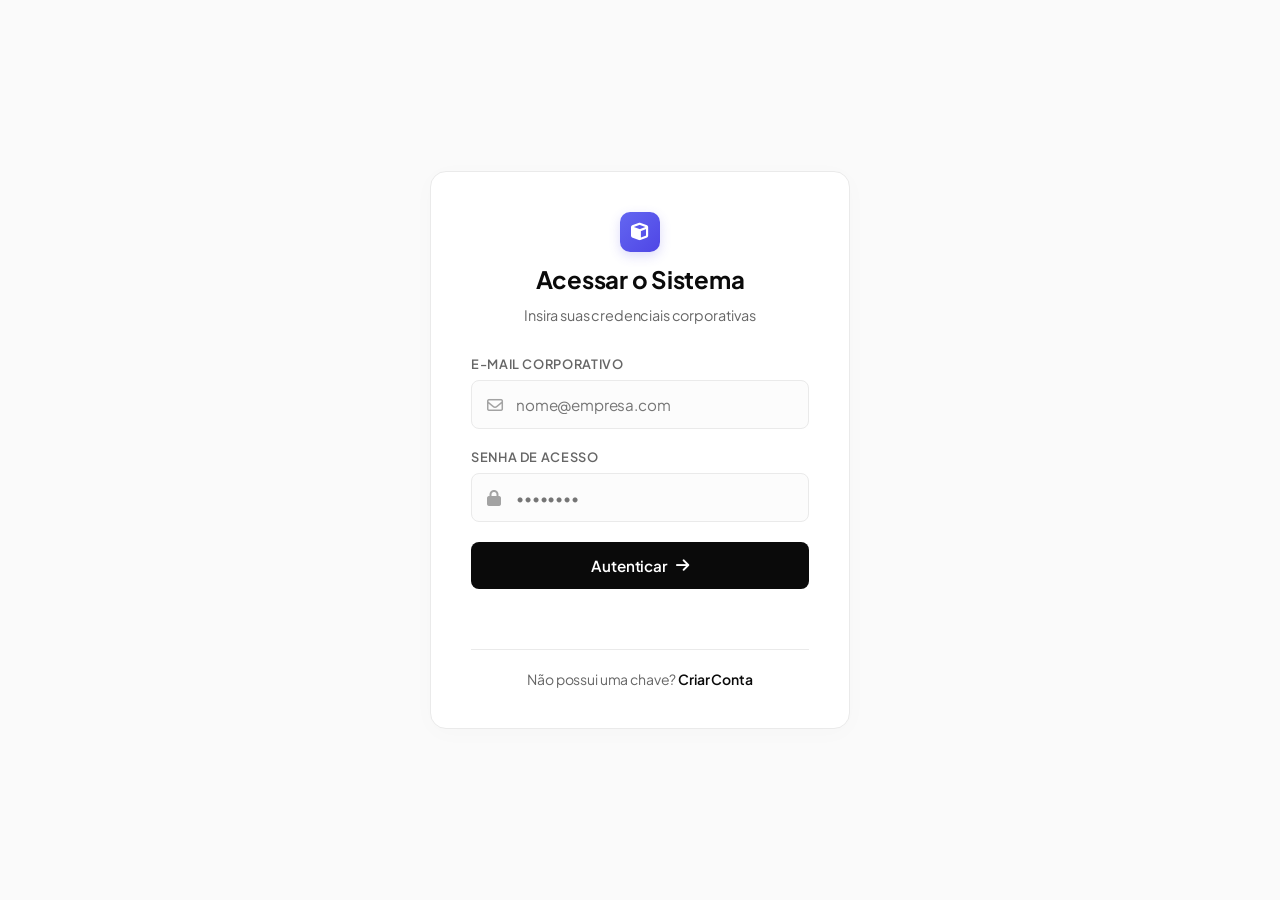
<file: security.html>
<!DOCTYPE html>
<html lang="pt-BR">
<head>
    <meta charset="UTF-8">
    <meta name="viewport" content="width=device-width, initial-scale=1.0">
    <title>Enterprise Cloud Console - Security</title>
    <link href="https://fonts.googleapis.com/css2?family=Plus+Jakarta+Sans:wght@400;500;600;700&display=swap" rel="stylesheet">
    <link rel="stylesheet" href="https://cdnjs.cloudflare.com/ajax/libs/font-awesome/6.5.1/css/all.min.css">
    
    <style>
        :root {
            --bg-app: #fafafa;
            --sidebar-bg: #111111;
            --sidebar-text: #888888;
            --sidebar-text-active: #ffffff;
            --panel-bg: #ffffff;
            --text-title: #0a0a0a;
            --text-body: #444444;
            --text-muted: #666666;
            --border-subtle: #eaeaea;
            --badge-success-bg: #e6f4ea;
            --badge-success-text: #137333;
            --btn-danger-hover: #ef4444;
        }

        * { box-sizing: border-box; margin: 0; padding: 0; font-family: 'Plus Jakarta Sans', sans-serif; letter-spacing: -0.01em; }
        body { background-color: var(--bg-app); color: var(--text-title); display: flex; min-height: 100vh; }

        /* SIDEBAR COMPONENTS */
        .sidebar { width: 280px; background-color: var(--sidebar-bg); display: flex; flex-direction: column; padding: 32px 24px; position: fixed; height: 100vh; }
        .brand-container { display: flex; align-items: center; gap: 12px; margin-bottom: 48px; padding-left: 8px; }
        .brand-logo { background: linear-gradient(135deg, #6366f1, #4f46e5); width: 32px; height: 32px; border-radius: 8px; display: grid; place-items: center; color: white; font-size: 0.9rem; box-shadow: 0 4px 12px rgba(79, 70, 229, 0.3); }
        .brand-name { font-size: 1.1rem; font-weight: 700; color: #ffffff; }
        .navigation-menu { list-style: none; display: flex; flex-direction: column; gap: 6px; flex-grow: 1; }
        .menu-item-link { display: flex; align-items: center; gap: 12px; padding: 12px 16px; text-decoration: none; color: var(--sidebar-text); font-size: 0.9rem; font-weight: 500; border-radius: 8px; transition: all 0.2s ease; }
        .menu-item-link:hover, .menu-item-link.active { color: var(--sidebar-text-active); background-color: rgba(255, 255, 255, 0.05); }
        .action-logout { background: transparent; border: 1px solid rgba(255, 255, 255, 0.15); color: #ffffff; padding: 14px; border-radius: 8px; font-size: 0.9rem; font-weight: 600; cursor: pointer; display: flex; align-items: center; justify-content: center; gap: 10px; transition: all 0.2s ease; margin-top: auto; }
        .action-logout:hover { background-color: var(--btn-danger-hover); border-color: var(--btn-danger-hover); }

        /* WORKSPACE */
        .workspace-wrapper { margin-left: 280px; flex-grow: 1; padding: 48px 64px; max-width: 1400px; animation: appEntry 0.5s cubic-bezier(0.16, 1, 0.3, 1); }
        .workspace-header { display: flex; justify-content: space-between; align-items: flex-end; margin-bottom: 40px; border-bottom: 1px solid var(--border-subtle); padding-bottom: 24px; }
        .workspace-title-area h1 { font-size: 2rem; font-weight: 700; }
        .workspace-title-area p { font-size: 0.95rem; color: var(--text-muted); margin-top: 4px; }

        .security-grid { display: grid; grid-template-columns: repeat(2, 1fr); gap: 24px; }
        .card-panel { background: var(--panel-bg); border: 1px solid var(--border-subtle); border-radius: 12px; padding: 28px; }
        .card-panel h3 { font-size: 1.1rem; font-weight: 600; margin-bottom: 8px; display: flex; align-items: center; gap: 10px; }
        .card-panel p { font-size: 0.9rem; color: var(--text-muted); margin-bottom: 20px; }

        .token-box { font-family: monospace; background: #f4f4f5; padding: 12px 16px; border-radius: 6px; font-size: 0.85rem; border: 1px solid var(--border-subtle); word-break: break-all; color: #27272a; }
        
        .badge { display: inline-block; padding: 4px 12px; border-radius: 99px; font-size: 0.75rem; font-weight: 600; background: var(--badge-success-bg); color: var(--badge-success-text); }

        @keyframes appEntry { from { opacity: 0; transform: translateY(12px); } to { opacity: 1; transform: translateY(0); } }
    </style>
</head>
<body>

    <aside class="sidebar">
        <div class="brand-container">
            <div class="brand-logo"><i class="fa-solid fa-cube"></i></div>
            <span class="brand-name">Apex Core</span>
        </div>
       <nav class="navigation-menu">
            <li><a href="dashboard.html" class="menu-item-link"><i class="fa-solid fa-layer-group"></i> Overview</a></li>
            <li><a href="security.html" class="menu-item-link active"><i class="fa-solid fa-shield-halved"></i> Security Controls</a></li>
            <li><a href="logs.html" class="menu-item-link"><i class="fa-solid fa-terminal"></i> API Logs</a></li>
            <li><a href="preferences.html" class="menu-item-link"><i class="fa-solid fa-sliders"></i> Preferences</a></li>
        </nav>
        <button id="btnLogout" class="action-logout"><i class="fa-solid fa-arrow-right-from-bracket"></i> Terminate Session</button>
    </aside>

    <main class="workspace-wrapper">
        <header class="workspace-header">
            <div class="workspace-title-area">
                <h1>Security Controls</h1>
                <p>Monitoramento e chaves de criptografia da infraestrutura.</p>
            </div>
        </header>

        <div class="security-grid">
            <div class="card-panel">
                <h3><i class="fa-solid fa-key" style="color: #4f46e5;"></i> Seu Token JWT Ativo</h3>
                <p>Utilizado para assinar digitalmente suas requisições HTTP.</p>
                <div id="jwtTokenDisplay" class="token-box">Nenhum token detectado.</div>
            </div>

            <div class="card-panel">
                <h3><i class="fa-solid fa-server" style="color: #10b981;"></i> Status do Firewall</h3>
                <p>Verificação de integridade dos nós da rede de dados corporativa.</p>
                <div style="display: flex; flex-direction: column; gap: 12px;">
                    <div>Status Global: <span class="badge">Operacional</span></div>
                    <div>Criptografia Base: <span class="token-box" style="padding: 2px 6px;">HMAC-SHA256</span></div>
                </div>
            </div>
        </div>
    </main>

    <script>
        const token = localStorage.getItem('@SistemaAuth:token');
        if (!token) { window.location.href = 'index.html'; }
        else { document.getElementById('jwtTokenDisplay').innerText = token; }

        document.getElementById('btnLogout').addEventListener('click', () => {
            localStorage.clear();
            window.location.href = 'index.html';
        });
    </script>
</body>
</html>
</file>
